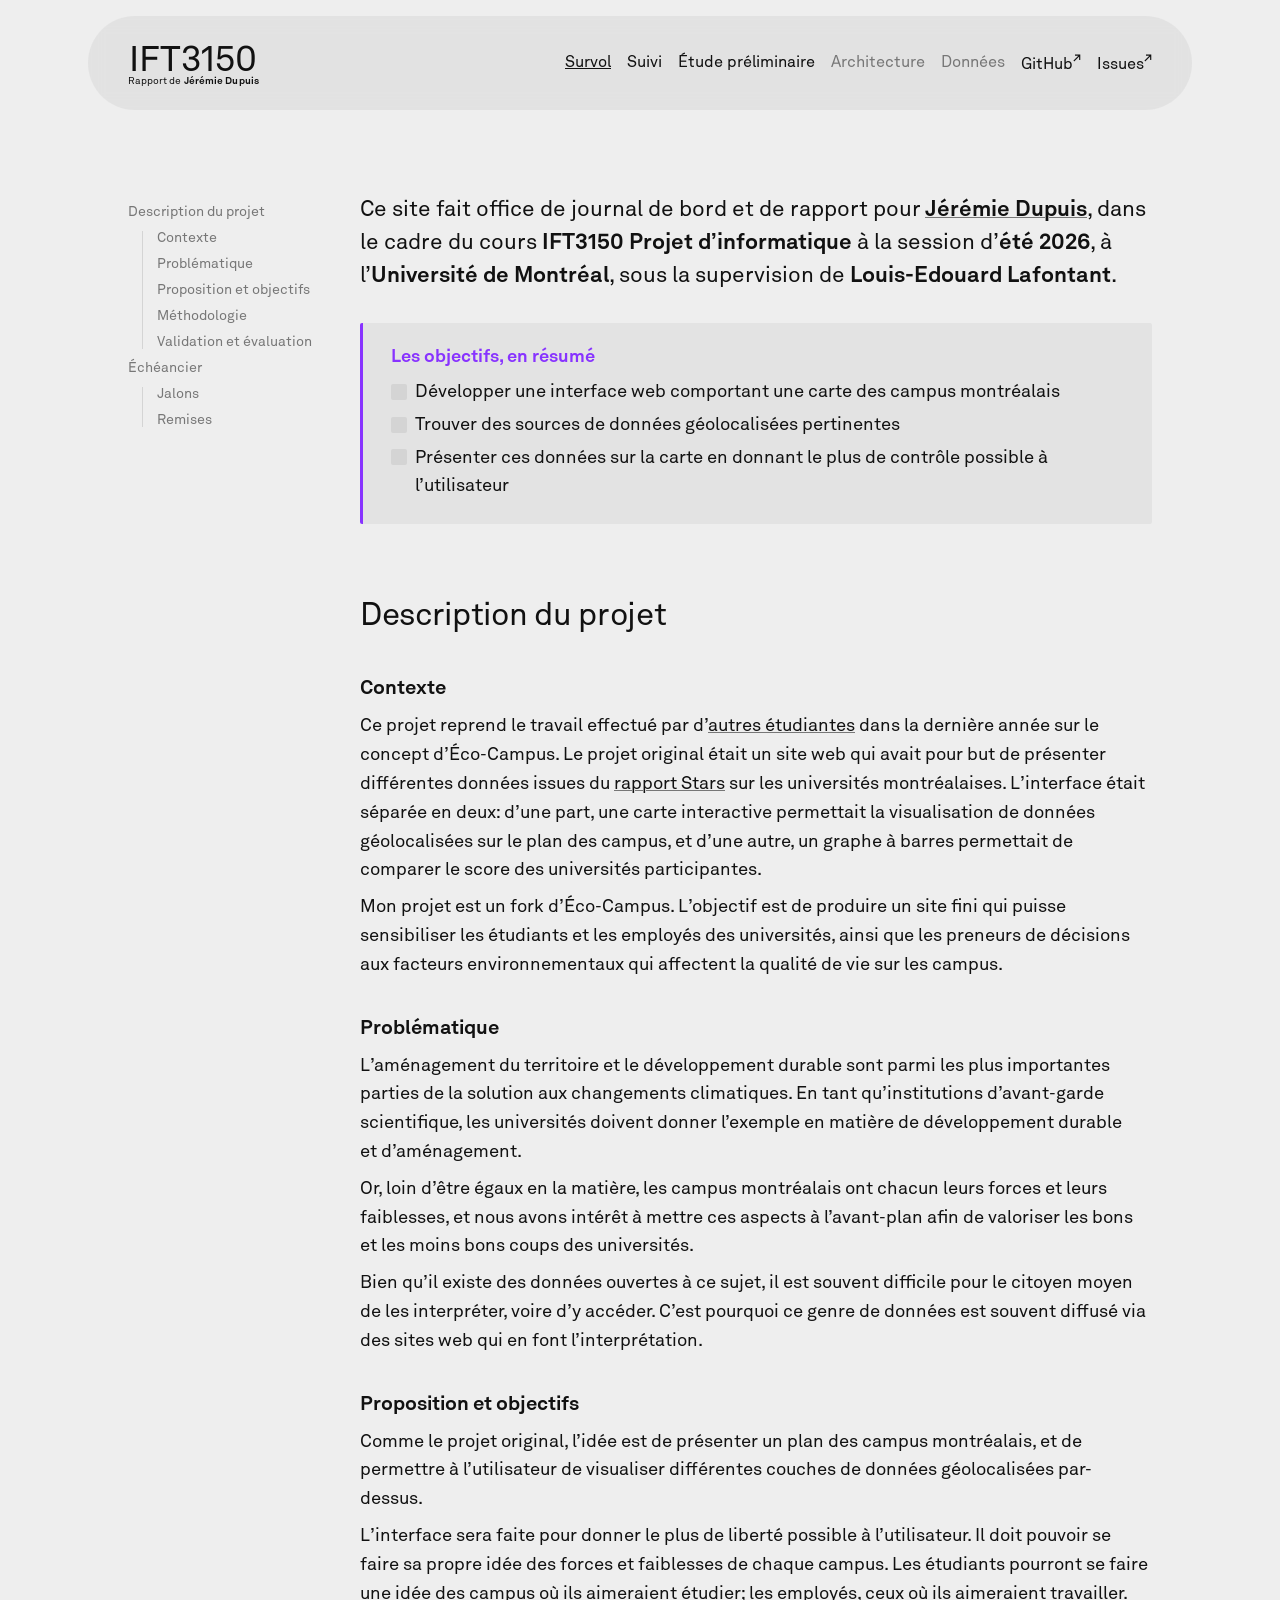
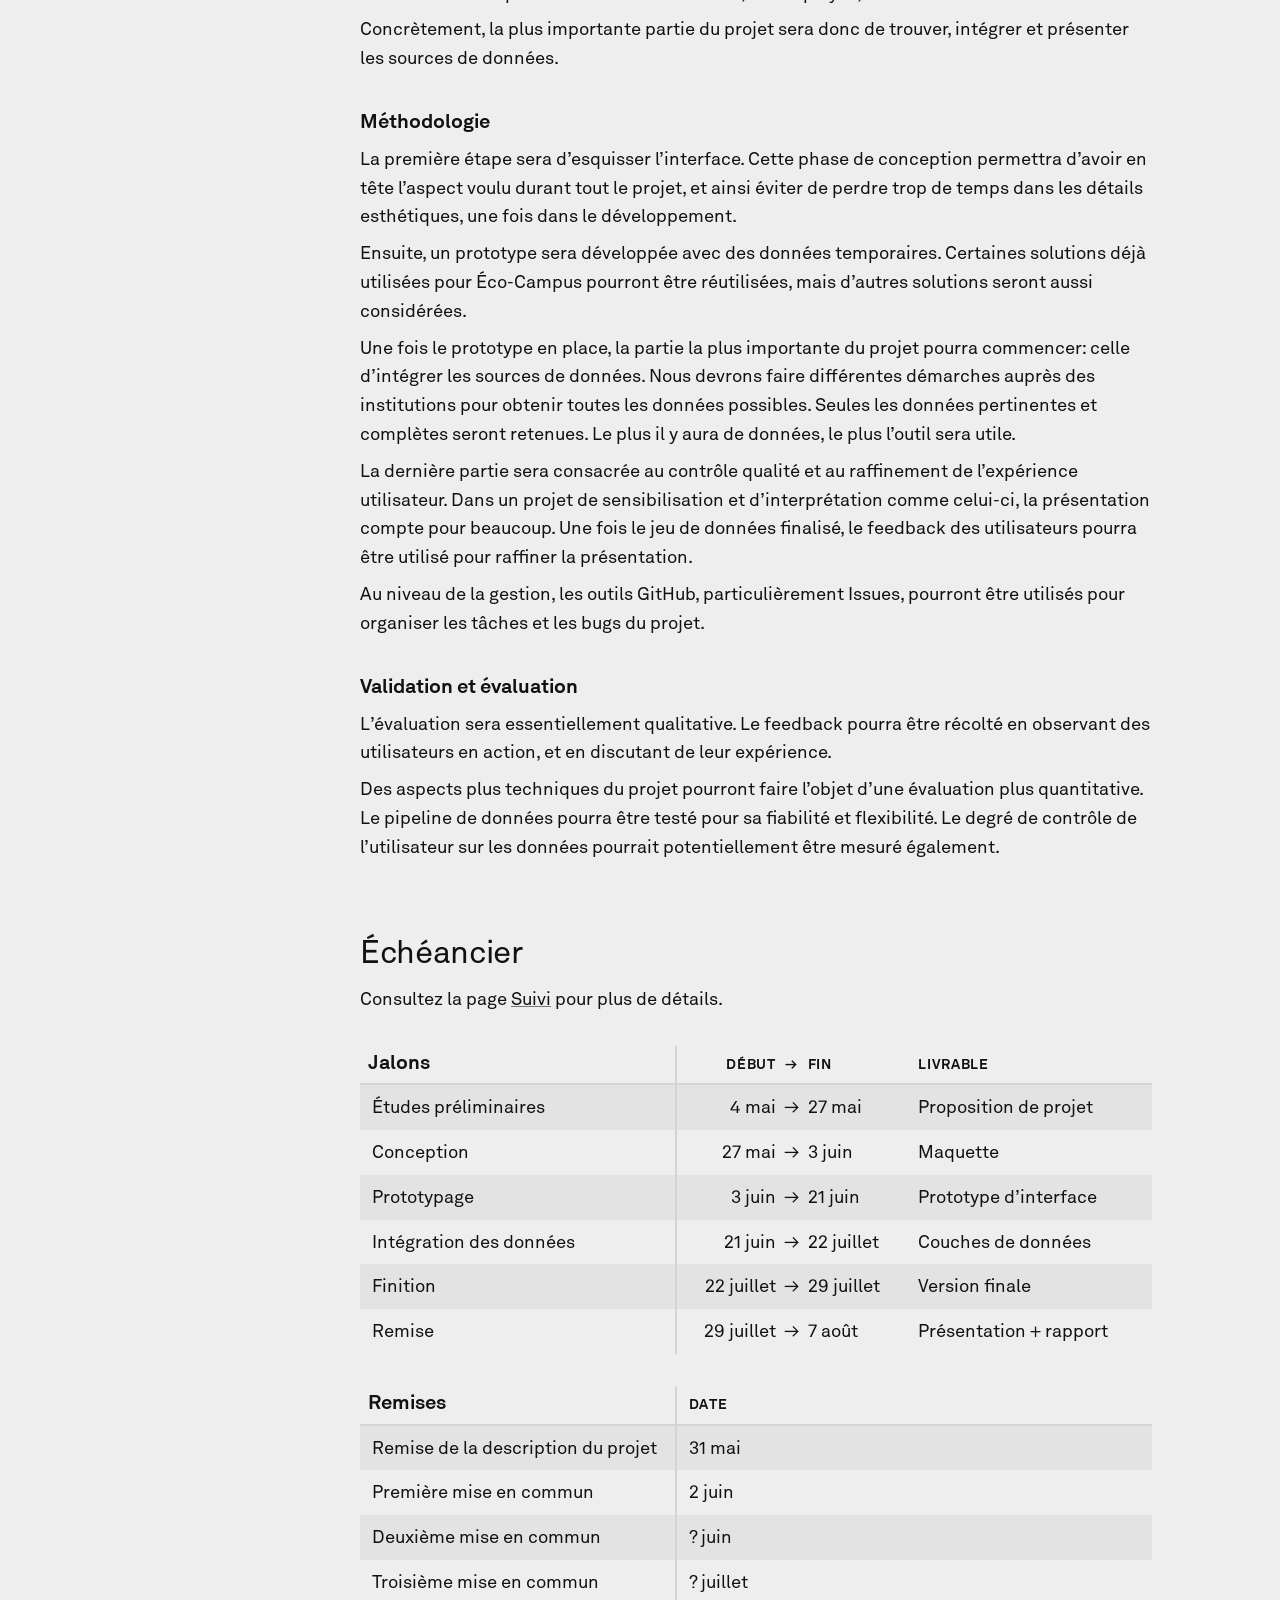
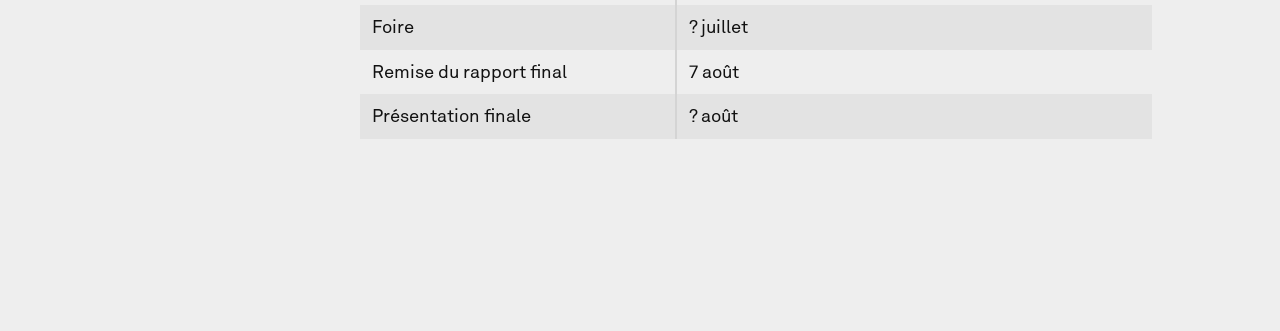
<file: index.html>
<!DOCTYPE html>
<html lang="fr-CA">
<head>
  <meta charset="utf-8">
  <meta name="viewport" content="width=device-width, initial-scale=1.0">

  <title>IFT3150 | Rapport de Jérémie Dupuis</title>

  <link rel="stylesheet" href="resources/css/main.css">

  <script src="resources/js/scrollspy.js" defer></script>
  <script src="resources/js/date.js" defer></script>
</head>
<body>

  <header>
    <span class="logo">
      <span>IFT3150</span>
      <span>Rapport de <b>Jérémie Dupuis</b></span>
    </span>
    <nav>
      <ul>
        <li><h1 class="selected">Survol</h1></li>
        <li><a href="suivi">Suivi</a></li>
        <li><a href="etude">Étude préliminaire</a></li>
        <li><a class="coming" title="À venir">Architecture</a></li>
        <li><a class="coming" title="À venir">Données</a></li>
        <li><a target="_blank" href="https://github.com/ceduni/eco-campus/tree/jeremie">GitHub</a></li>
        <li><a target="_blank" href="https://github.com/ceduni/eco-campus/issues">Issues</a></li>
      </ul>
    </nav>
  </header>

  <main>
    <aside></aside>

    <article>
      <p class="lead">
        Ce site fait office de journal de bord et de rapport pour <a target="_blank" href="https://jeremiedupuis.com"><b>Jérémie&nbsp;Dupuis</b></a>,
        dans le&nbsp;cadre du cours <b>IFT3150 Projet d’informatique</b> à la session d’<b>été 2026</b>,
        à l’<b>Université de Montréal</b>, sous la supervision de <b>Louis-Edouard&nbsp;Lafontant</b>.
      </p>
      <div class="note">
        <h2>Les objectifs, en résumé</h2>
        <ul class="tasks">
          <li>Développer une interface web comportant une carte des campus montréalais</li>
          <li>Trouver des sources de données géolocalisées pertinentes</li>
          <li>Présenter ces données sur la carte en donnant le plus de contrôle possible à l’utilisateur</li>
        </ul>
      </div>

      <h2>Description du projet</h2>
      <h3>Contexte</h3>
      <p>
        Ce projet reprend le travail effectué par d’<a target="_blank" href="https://github.com/ceduni/eco-campus/graphs/contributors">autres étudiantes</a>
        dans la dernière année sur le concept d’Éco-Campus. Le projet original était un site web qui
        avait pour but de présenter différentes données issues du <a target="_blank" href="https://stars.aashe.org">rapport Stars</a>
        sur les universités montréalaises. L’interface était séparée en deux: d’une part, une carte
        interactive permettait la visualisation de données géolocalisées sur le plan des campus, et
        d’une autre, un graphe à barres permettait de comparer le score des universités participantes.
      </p>
      <p>
        Mon projet est un fork d’Éco-Campus. L’objectif est de produire un site fini qui puisse
        sensibiliser les étudiants et les employés des universités, ainsi que les preneurs de
        décisions aux facteurs environnementaux qui affectent la qualité de vie sur les campus.
      </p>

      <h3>Problématique</h3>
      <p>
        L’aménagement du territoire et le développement durable sont parmi les plus importantes
        parties de la solution aux changements climatiques. En tant qu’institutions d’avant-garde
        scientifique, les universités doivent donner l’exemple en matière de développement durable
        et&nbsp;d’aménagement.
      </p>
      <p>
        Or, loin d’être égaux en la matière, les campus montréalais  ont chacun leurs forces et
        leurs faiblesses, et nous avons intérêt à mettre ces aspects à l’avant-plan afin de
        valoriser les bons et les moins bons coups des universités.
      </p>
      <p>
        Bien qu’il existe des données ouvertes à ce sujet, il est souvent difficile pour le
        citoyen moyen de les interpréter, voire d’y accéder. C’est pourquoi ce genre de données est
        souvent diffusé via des sites web qui en font l’interprétation.
      </p>

      <h3>Proposition et objectifs</h3>
      <p>
        Comme le projet original, l’idée est de présenter un plan des campus montréalais, et de
        permettre à l’utilisateur de visualiser différentes couches de données géolocalisées par-dessus.
      </p>
      <p>
        L’interface sera faite pour donner le plus de liberté possible à l’utilisateur. Il doit
        pouvoir se faire sa propre idée des forces et faiblesses de chaque campus. Les étudiants
        pourront se faire une idée des campus où ils aimeraient étudier; les employés, ceux où ils
        aimeraient travailler.
      </p>
      <p>
        Concrètement, la plus importante partie du projet sera donc de trouver, intégrer et
        présenter les sources de données.
      </p>

      <h3>Méthodologie</h3>
      <p>
        La première étape sera d’esquisser l’interface. Cette phase de conception permettra d’avoir
        en tête l’aspect voulu durant tout le projet, et ainsi éviter de perdre trop de temps dans
        les détails esthétiques, une fois dans le développement.
      </p>
      <p>
        Ensuite, un prototype sera développée avec des données temporaires. Certaines solutions déjà
        utilisées pour Éco-Campus pourront être réutilisées, mais d’autres solutions seront aussi
        considérées.
      </p>
      <p>
        Une fois le prototype en place, la partie la plus importante du projet pourra commencer:
        celle d’intégrer les sources de données. Nous devrons faire différentes démarches auprès des
        institutions pour obtenir toutes les données possibles. Seules les données pertinentes et
        complètes seront retenues. Le plus il y aura de données, le plus l’outil sera utile.
      </p>
      <p>
        La dernière partie sera consacrée au contrôle qualité et au raffinement de l’expérience
        utilisateur. Dans un projet de sensibilisation et d’interprétation comme celui-ci, la
        présentation compte pour beaucoup. Une fois le jeu de données finalisé, le feedback des
        utilisateurs pourra être utilisé pour raffiner la présentation.
      </p>
      <p>
        Au niveau de la gestion, les outils GitHub, particulièrement Issues, pourront être utilisés
        pour organiser les tâches et les bugs du projet.
      </p>

      <h3>Validation et évaluation</h3>
      <p>
        L’évaluation sera essentiellement qualitative. Le feedback pourra être récolté en observant
        des utilisateurs en action, et en discutant de leur expérience.
      </p>
      <p>
        Des aspects plus techniques du projet pourront faire l’objet d’une évaluation plus
        quantitative. Le pipeline de données pourra être testé pour sa fiabilité et flexibilité.
        Le degré de contrôle de l’utilisateur sur les données pourrait potentiellement être mesuré également.
      </p>

      <h2>Échéancier</h2>
      <p>
        Consultez la page <a href="suivi">Suivi</a> pour plus de détails.
      </p>

      <h3 class="table-heading">Jalons</h3>
      <table class="milestones">
        <thead>
          <tr>
            <th></th>
            <th>Début</th>
            <th>Fin</th>
            <th>Livrable</th>
          </tr>
        </thead>
        <tbody>
          <tr data-date="2026-05-04:2026-05-27">
            <th>Études préliminaires</th>
            <td>4 mai</td>
            <td>27 mai</td>
            <td>Proposition de projet</td>
          </tr>
          <tr data-date="2026-05-27:2026-06-03">
            <th>Conception</th>
            <td>27 mai</td>
            <td>3 juin</td>
            <td>Maquette</td>
          </tr>
          <tr data-date="2026-06-03:2026-06-17">
            <th>Prototypage</th>
            <td>3 juin</td>
            <td>21 juin</td>
            <td>Prototype d’interface</td>
          </tr>
          <tr data-date="2026-06-17:2026-07-22">
            <th>Intégration des données</th>
            <td>21 juin</td>
            <td>22 juillet</td>
            <td>Couches de données</td>
          </tr>
          <tr data-date="2026-07-22:2026-07-29">
            <th>Finition</th>
            <td>22 juillet</td>
            <td>29 juillet</td>
            <td>Version finale</td>
          </tr>
          <tr data-date="2026-07-29:2026-08-7">
            <th>Remise</th>
            <td>29 juillet</td>
            <td>7 août</td>
            <td>Présentation + rapport</td>
          </tr>
        </tbody>
      </table>

      <h3 class="table-heading">Remises</h3>
      <table class="events">
        <thead>
          <th></th>
          <th>Date</th>
        </thead>
        <tbody>
          <tr data-date="2026-05-25:2026-05-31">
            <th>Remise de la description du projet</th>
            <td>31 mai</td>
          </tr>
          <tr data-date="2026-06-01:2026-06-02">
            <th>Première mise en commun</th>
            <td>2 juin</td>
          </tr>
          <tr data-date="2026-06-22:2026-06-23">
            <th>Deuxième mise en commun</th>
            <td>? juin</td>
          </tr>
          <tr data-date="2026-07-20:2026-07-21">
            <th>Troisième mise en commun</th>
            <td>? juillet</td>
          </tr>
          <tr data-date="2026-07-27:2026-08-02">
            <th>Foire</th>
            <td>? juillet</td>
          </tr>
          <tr data-date="2026-08-03:2026-08-07">
            <th>Remise du rapport final</th>
            <td>7 août</td>
          </tr>
          <tr data-date="2026-08-03:2026-08-07">
            <th>Présentation finale</th>
            <td>? août</td>
          </tr>
        </tbody>
      </table>
    </article>
  </main>

  <footer></footer>

</body>
</html>
</file>
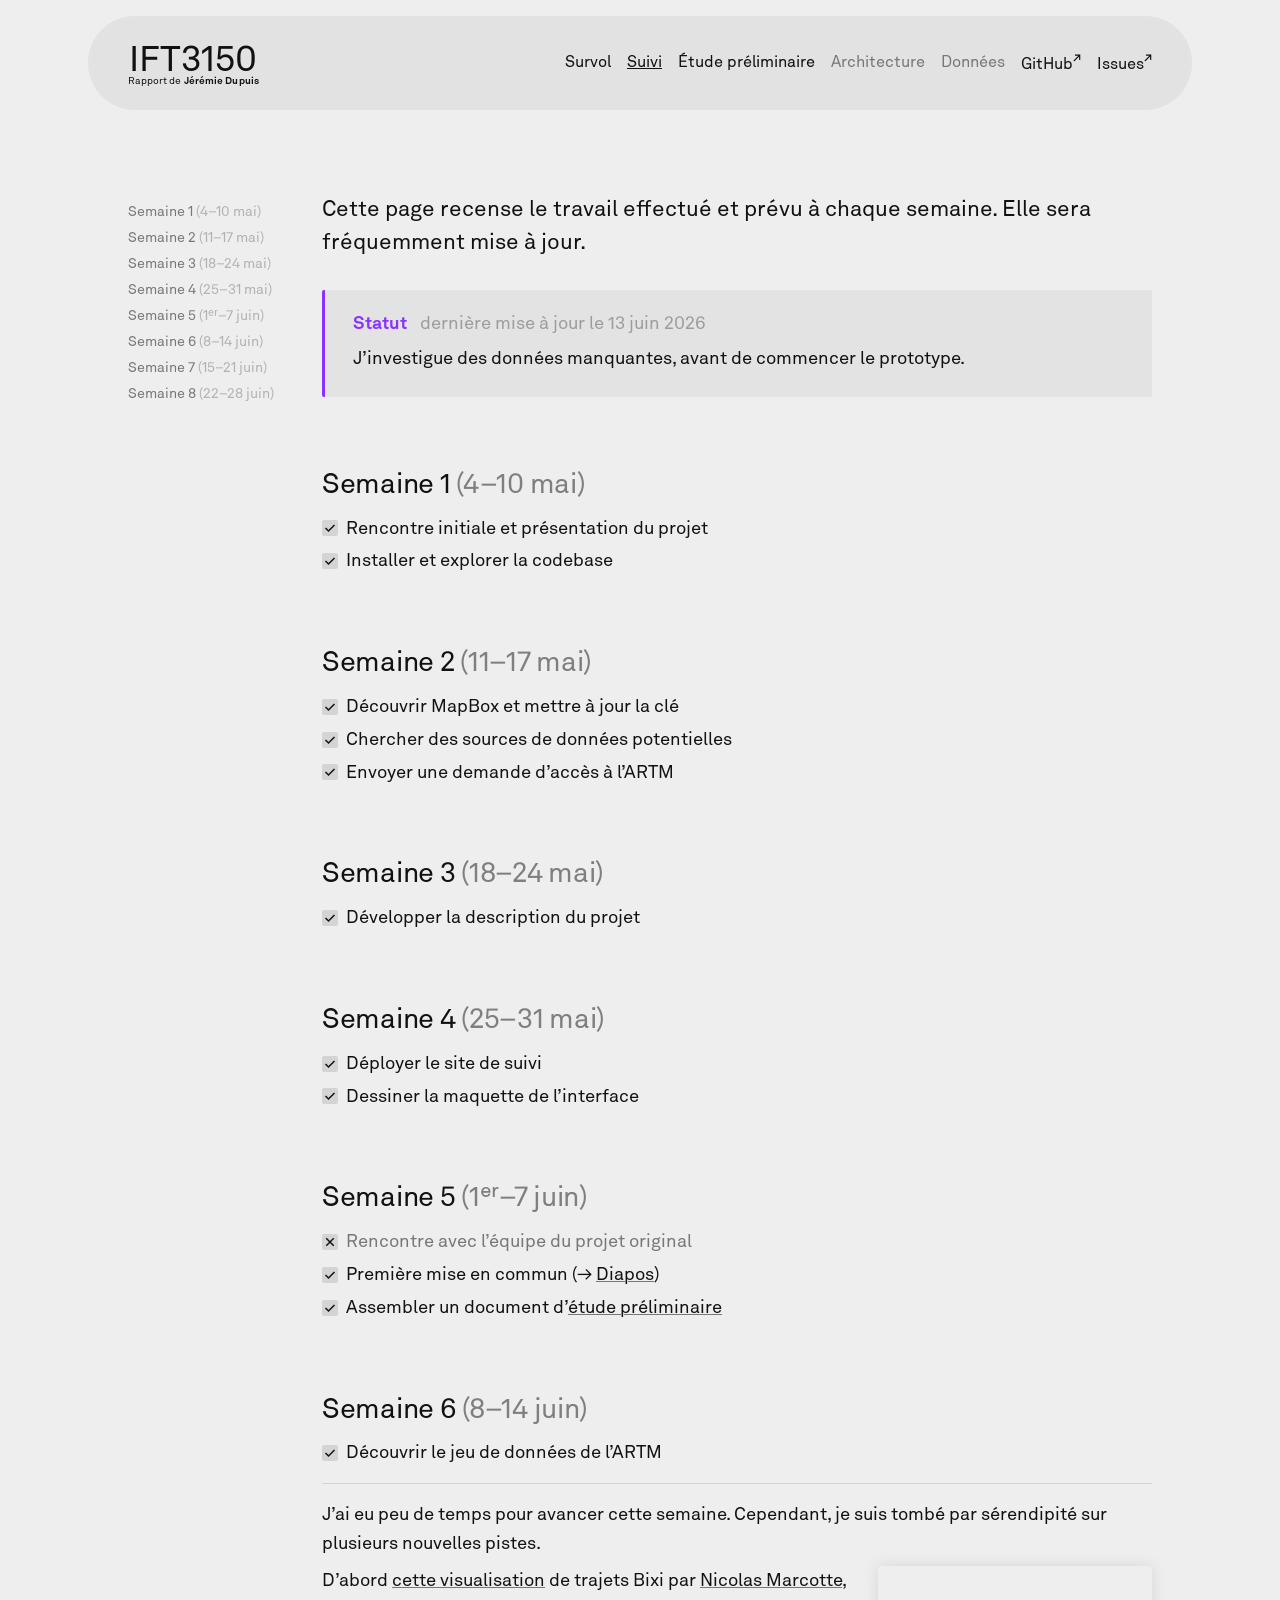
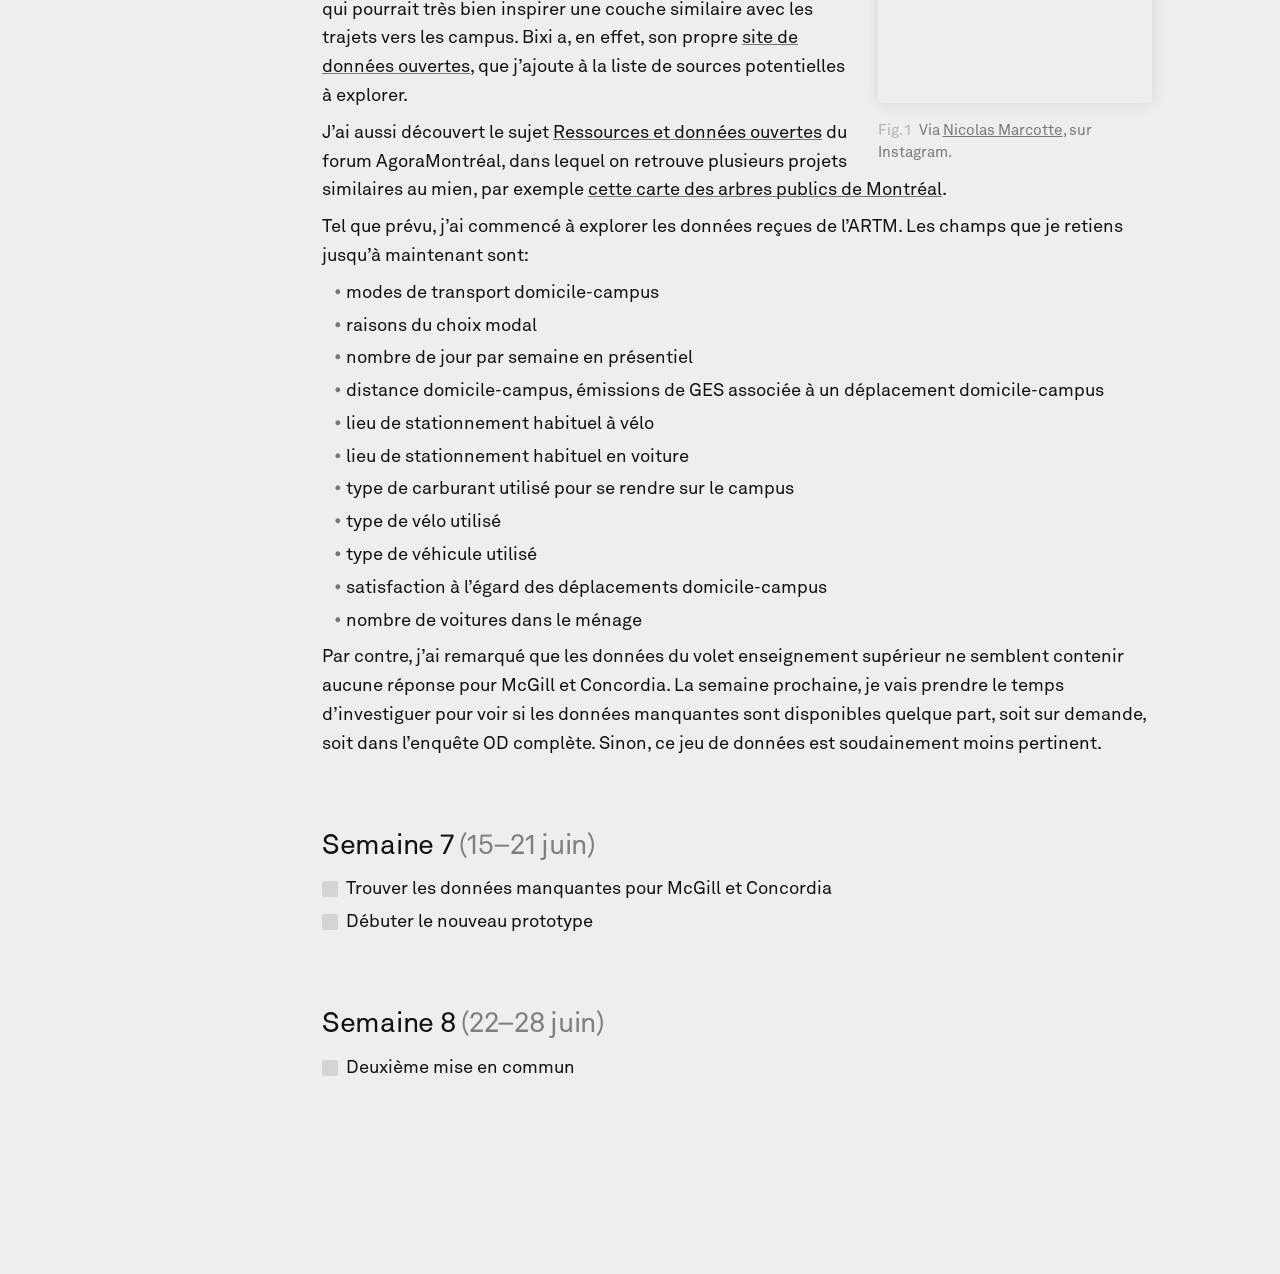
<file: suivi.html>
<!DOCTYPE html>
<html lang="fr-CA">
<head>
  <meta charset="utf-8">
  <meta name="viewport" content="width=device-width, initial-scale=1.0">

  <title>Suivi | IFT3150 | Rapport de Jérémie Dupuis</title>

  <link rel="stylesheet" href="resources/css/main.css">

  <script src="resources/js/scrollspy.js" defer></script>
  <script src="resources/js/date.js" defer></script>
</head>
<body>

  <header>
    <span class="logo">
      <span>IFT3150</span>
      <span>Rapport de <b>Jérémie Dupuis</b></span>
    </span>
    <nav>
      <ul>
        <li><a href="./">Survol</a></li>
        <li><h1 class="selected">Suivi</h1></li>
        <li><a href="etude">Étude préliminaire</a></li>
        <li><a class="coming" title="À venir">Architecture</a></li>
        <li><a class="coming"  title="À venir">Données</a></li>
        <li><a target="_blank" href="https://github.com/ceduni/eco-campus/tree/jeremie">GitHub</a></li>
        <li><a target="_blank" href="https://github.com/ceduni/eco-campus/issues">Issues</a></li>
      </ul>
    </nav>
  </header>

  <main>
    <aside></aside>

    <article class="journal">
      <p class="lead">
        Cette page recense le travail effectué et prévu à chaque semaine.
        Elle sera fréquemment mise à jour.
      </p>
      <div class="note">
        <h2>
          Statut
          <small>dernière mise à jour le 13 juin 2026</small>
        </h2>
        <p>J’investigue des données manquantes, avant de commencer le prototype.</p>
      </div>

      <h2 data-date="2026-05-04:2026-05-10">Semaine 1 <small>(4–10 mai)</small></h2>
      <ul class="tasks">
        <li class="checked">Rencontre initiale et présentation du projet</li>
        <li class="checked">Installer et explorer la codebase</li>
      </ul>

      <h2 data-date="2026-05-11:2026-05-17">Semaine 2 <small>(11–17 mai)</small></h2>
      <ul class="tasks">
        <li class="checked">Découvrir MapBox et mettre à jour la clé</li>
        <li class="checked">Chercher des sources de données potentielles</li>
        <li class="checked">Envoyer une demande d’accès à l’ARTM</li>
      </ul>

      <h2 data-date="2026-05-18:2026-05-24">Semaine 3 <small>(18–24 mai)</small></h2>
      <ul class="tasks">
        <li class="checked">Développer la description du projet</li>
      </ul>

      <h2 data-date="2026-05-25:2026-05-31">Semaine 4 <small>(25–31 mai)</small></h2>
      <ul class="tasks">
        <li class="checked">Déployer le site de suivi</li>
        <li class="checked">Dessiner la maquette de l’interface</li>
      </ul>

      <h2 data-date="2026-06-01:2026-06-07">Semaine 5 <small>(1<sup>er</sup>–7 juin)</small></h2>
      <ul class="tasks">
        <li class="failed">Rencontre avec l’équipe du projet original</li>
        <li class="checked">Première mise en commun (→ <a href="resources/figures/IFT3150-MiseEnCommun1.pdf" target="_blank">Diapos</a>)</li>
        <li class="checked">Assembler un document d’<a href="etude">étude préliminaire</a></li>
      </ul>

      <h2 data-date="2026-06-08:2026-06-14">Semaine 6 <small>(8–14 juin)</small></h2>
      <ul class="tasks">
        <li class="checked">Découvrir le jeu de données de l’ARTM</li>
      </ul>

      <hr>
      <p>J’ai eu peu de temps pour avancer cette semaine. Cependant, je suis tombé par sérendipité
        sur plusieurs nouvelles pistes.
      </p>
      <figure class="float-right">
        <video autoplay muted loop loading="lazy">
          <source src="resources/figures/visu-bixi.mp4"/>
        </video>
        <figcaption>Via <a href="https://www.instagram.com/reel/DZN7-IipTMf" target="_blank">Nicolas Marcotte</a>, sur Instagram.</figcaption>
      </figure>
      <p>
        D’abord <a href="https://www.instagram.com/reel/DZN7-IipTMf" target="_blank">cette visualisation</a>
        de trajets Bixi par <a href="https://www.instagram.com/nicolas.marcotte" target="_blank">Nicolas Marcotte</a>,
        qui pourrait très bien inspirer une couche similaire avec les trajets vers les campus.
        Bixi a, en effet, son propre <a href="https://bixi.com/fr/donnees-ouvertes" target="_blank">site de données ouvertes</a>,
        que j’ajoute à la liste de sources potentielles à explorer.
      </p>
      <p>
        J’ai aussi découvert le sujet <a href="https://forum.agoramtl.com/t/ressources-et-donnees-ouvertes" target="_blank">Ressources et données ouvertes</a>
        du forum AgoraMontréal, dans lequel on retrouve plusieurs projets similaires au mien, par
        exemple <a href="https://quebio.ca/fr/arbresmtl" target="_blank">cette carte des arbres publics de Montréal</a>.
      </p>
      <p>
        Tel que prévu, j’ai commencé à explorer les données reçues de l’ARTM. Les champs que je
        retiens jusqu’à maintenant sont:
      </p>
      <ul class="bullets">
        <li>modes de transport domicile-campus</li>
        <li>raisons du choix modal</li>
        <li>nombre de jour par semaine en présentiel</li>
        <li>distance domicile-campus, émissions de GES associée à un déplacement domicile-campus</li>
        <li>lieu de stationnement habituel à vélo</li>
        <li>lieu de stationnement habituel en voiture</li>
        <li>type de carburant utilisé pour se rendre sur le campus</li>
        <li>type de vélo utilisé</li>
        <li>type de véhicule utilisé</li>
        <li>satisfaction à l’égard des déplacements domicile-campus</li>
        <li>nombre de voitures dans le ménage</li>
      </ul>
      <p>
        Par contre, j’ai remarqué que les données du volet enseignement supérieur ne
        semblent contenir aucune réponse pour McGill et Concordia. La semaine prochaine, je vais
        prendre le temps d’investiguer pour voir si les données manquantes sont disponibles quelque
        part, soit sur demande, soit dans l’enquête OD complète. Sinon, ce jeu de données est
        soudainement moins pertinent.
      </p>

      <h2 data-date="2026-06-15:2026-06-21">Semaine 7 <small>(15–21 juin)</small></h2>
      <ul class="tasks">
        <li>Trouver les données manquantes pour McGill et Concordia</li>
        <li>Débuter le nouveau prototype</li>
      </ul>

      <h2 data-date="2026-06-22:2026-06-28">Semaine 8 <small>(22–28 juin)</small></h2>
      <ul class="tasks">
        <li>Deuxième mise en commun</li>
      </ul>

      <!-- <h2 data-date="2026-06-29:2026-07-05">Semaine 9 <small>(29 juin – 5 juillet)</small></h2>
      <ul class="tasks">
        <li></li>
      </ul> -->

      <!-- <h2 data-date="2026-07-06:2026-07-12">Semaine 10 <small>(6–12 juillet)</small></h2>
      <ul class="tasks">
        <li></li>
      </ul> -->

      <!-- <h2 data-date="2026-07-13:2026-07-19">Semaine 11 <small>(13–19 juillet)</small></h2>
      <ul class="tasks">
        <li></li>
      </ul> -->

      <!-- <h2 data-date="2026-07-20:2026-07-26">Semaine 12 <small>(20–26 juillet)</small></h2>
      <ul class="tasks">
        <li></li>
        <li>Troisième mise en commun</li>
      </ul> -->

      <!-- <h2 data-date="2026-07-27:2026-08-02">Semaine 13 <small>(27 juillet – 2 août)</small></h2>
      <ul class="tasks">
        <li></li>
        <li>Foire</li>
      </ul> -->

      <!-- <h2 data-date="2026-08-03:2026-08-09">Semaine 14 <small>(3–9 août)</small></h2>
      <ul class="tasks">
        <li></li>
        <li>Dépôt du rapport final</li>
      </ul> -->

      <!-- <h2 data-date="2026-08-10:2026-08-16">Semaine 15 <small>(10–16 août)</small></h2>
      <ul class="tasks">
        <li></li>
        <li>Présentation finale</li>
      </ul> -->
    </article>
  </main>

  <footer></footer>

</body>
</html>
</file>
<file: resources/css/main.css>
/*-----------------------------------*/
/*               RESET               */
/*   github.com/JeremieD/power.css   */
/*-----------------------------------*/

*:not(svg, svg *), ::before, ::after {
  all: unset;
  -webkit-text-emphasis-color: initial;
  -webkit-text-fill-color: initial;
  color: inherit;
  box-sizing: border-box;
}
head, base, link, meta, title, script, source, style, template {
  display: none;
}
html, body, header, main, footer, nav, section, aside, article, h1, h2, h3, h4, h5, h6,
div, p, hr, ul, ol, li, img, picture, video, svg, figure, figcaption { display: block; }
table { display: table; }
tbody { display: table-row-group; }
colgroup { display: table-column-group; }
thead { display: table-header-group; }
tfoot { display: table-footer-group; }
tr { display: table-row; }
col { display: table-column; }
td, th { display: table-cell; }
b { font-weight: bold; }
i { font-style: italic; }
s { text-decoration: line-through; }
sup { font-feature-settings: "sups" on; }
sub { font-feature-settings: "subs" on; }

/*-----------------------------------*/
/*               FONTS               */
/*-----------------------------------*/

@font-face {
  font-family: "Akkurat";
  font-weight: 400;
  font-style: normal;
  src: url("../fonts/akkurat/Akkurat-Regular.woff2") format("woff2"),
       url("../fonts/akkurat/Akkurat-Regular.woff") format("woff");
}

@font-face {
  font-family: "Akkurat";
  font-weight: 400;
  font-style: italic;
  src: url("../fonts/akkurat/Akkurat-Italic.woff2") format("woff2"),
       url("../fonts/akkurat/Akkurat-Italic.woff") format("woff");
}

@font-face {
  font-family: "Akkurat";
  font-weight: 700;
  font-style: normal;
  src: url("../fonts/akkurat/Akkurat-Bold.woff2") format("woff2"),
       url("../fonts/akkurat/Akkurat-Bold.woff") format("woff");
}

@font-face {
  font-family: "Akkurat Mono";
  font-weight: 400;
  font-style: normal;
  src: url("../fonts/akkurat-mono/AkkuratMono-Regular.woff2") format("woff2"),
       url("../fonts/akkurat-mono/AkkuratMono-Regular.woff") format("woff");
}

@font-face {
  font-family: "Akkurat Mono";
  font-weight: 700;
  font-style: normal;
  src: url("../fonts/akkurat-mono/AkkuratMono-Bold.woff2") format("woff2"),
       url("../fonts/akkurat-mono/AkkuratMono-Bold.woff") format("woff");
}


/*-----------------------------------*/
/*               THEME               */
/*-----------------------------------*/

:root {
  /* Colors */
  --color-dark1: #111;
  --color-dark2: #161616;
  --color-dark3: #1C1C1C;
  --color-dark4: #222;
  --color-dark5: #282828;
  --color-dark6: #383838;
  --color-grey: #777;
  --color-light6: #C8C8C8;
  --color-light5: #D4D4D4;
  --color-light4: #DBDBDB;
  --color-light3: #E3E3E3;
  --color-light2: #E8E8E8;
  --color-light1: #EEE;
  --color-purple: #83F;
  --color-blue: #25F;
  --color-cyan: #1BC;
  --color-green: #1A1;
  --color-yellow: #DB3;
  --color-orange: #E82;
  --color-red: #D33;
  --color-pink: #E4A;
  --color-brown: #663D0A;

  /* Semantic Colors */
  --color-background: var(--color-light1);
  --color-foreground: var(--color-light3);
  --color-foreground-sudbued: var(--color-light2);
  --color-interactive: var(--color-light5);
  --color-interactive-subdued: var(--color-light4);
  --color-interactive-fg: var(--color-light6);
  --color-overlay: var(--color-light3);
  --color-inverse: var(--color-dark5);
  --color-text: var(--color-dark1);
  --color-subdued: var(--color-grey);
  --color-accent: var(--color-purple);

  /* Layout variables */
  --page-width: min(calc(100vw - 4rem), 64rem);

  /* Default Theme */
  font-family: "Akkurat", system-ui, -apple-system, BlinkMacSystemFont, Helvetica, sans-serif;
  font-size: 16px;
  line-height: 1.5;
  color: var(--color-text);
  background: var(--color-background);
  scroll-behavior: smooth;
  scroll-padding-top: 8rem;

  /* Counters */
  counter-reset: figure;
}

:focus-visible {
  outline: 2px solid var(--color-accent);
  outline-offset: 2px;
}

a {
  position: relative;
  cursor: pointer;
}

small { opacity: .5; }


/*----------------------------------*/
/*            NAVIGATION            */
/*----------------------------------*/

header {
  display: flex;
  gap: 1rem;
  justify-content: space-between;
  align-items: center;
  position: fixed;
  top: 1rem;
  width: calc(var(--page-width) + 5rem);
  padding: 1.5rem 2.5rem;
  border-radius: 1000rem;
  left: 50%;
  translate: -50%;
  background-color: rgba(221, 221, 221, .666);
  backdrop-filter: blur(8px);
  user-select: none;
  z-index: 10;
}

.logo {
  display: flex;
  flex-direction: column;
  text-align: center;
  font-size: .75rem;
  line-height: 1;
  text-wrap: nowrap;
  &>:first-child {
    font-size: 3em;
    font-weight: 400;
    transition: .2s ease font-size;
  }
  &>:last-child {
    font-size: .8em;
    letter-spacing: .01em;
    transition: .15s ease font-size;
  }
}
header.compact .logo {
  &>:first-child { font-size: 2em; }
  &>:last-child { font-size: 0; }
}

nav {
  ul {
    display: flex;
    gap: 1rem;
    justify-content: space-between;
  }

  li>* {
    text-wrap: nowrap;
    text-decoration: underline 1px solid transparent;
    transition: .2s  ease color,
                .15s ease text-decoration-color;
  }
  li>a:hover { color: var(--color-accent); }
  li>*:is(:hover, .selected) { text-decoration-color: currentColor; }
  a[target="_blank"]::after {
    content: "↗";
    display: inline-block;
    font-size: .75em;
    font-weight: 700;
    vertical-align: super;
  }
  li>*.coming {
    cursor: not-allowed;
    color: var(--color-subdued) !important;
    text-decoration: none;
  }
}


/*---------------------------------*/
/*             ARTICLE             */
/*---------------------------------*/

main {
  display: grid;
  grid-template-columns: auto 1fr;
  align-items: baseline;
  justify-items: end;
  gap: 3rem;
  padding: 12rem 0;
  width: calc(var(--page-width));
  margin: 0 auto;

  b { font-weight: 700; }

  article {
    max-width: 80ch;
    font-size: 1.125rem;
    line-height: 1.6;

    :is(p, ul, figcaption) a {
      text-decoration: underline 1px solid var(--color-subdued);
      transition: .2s ease color,
                  .2s ease text-decoration-color;
      &:hover {
        color: var(--color-accent);
        text-decoration-color: currentColor;
      }
    }
  }

  article>h1 {
    font-size: 3rem;
    margin-bottom: .5rem;
  }
  article>h2 {
    font-size: 2rem;
    letter-spacing: -.01em;
    margin: 4rem 0 .5rem;
  }
  article>h3 {
    font-size: 1.25rem;
    font-weight: 700;
    margin: 2rem 0 .5rem;
  }

  .lead {
    font-size: 1.375rem;
    line-height: 1.5;
  }

  *+p { margin-top: .5rem; }

  .note {
    padding: 1.5rem 1.75rem;
    margin: 2rem 0;
    background-color: var(--color-foreground);
    border-left: 3px solid var(--color-accent);
    border-radius: 2px;
    h2, h3 {
      margin-bottom: .75rem;
      line-height: 1;
      font-weight: 700;
      color: var(--color-accent);
      small {
        margin-left: .5em;
        font-weight: 400;
        color: var(--color-text);
        opacity: .333;
      }
    }
  }
}

figure {
  display: flex;
  flex-direction: column;
  gap: 1rem;
  margin: 1rem 0;
  img, video {
    border-radius: 4px;
    overflow: clip;
    box-shadow: 0 0 16px rgba(0,0,0,.1);
    width: 100%;
  }
  pre {
    padding: 1rem;
    display: block;
    background-color: var(--color-foreground);
    border-radius: 4px;
    font-family: "Akkurat Mono", monospace;
    font-size: 1rem;
    line-height: 1.5;
    white-space: pre;
    .comment { color: #888; }
    .kw      { color: #037; }
    .string  { color: #C22; }
  }

  figcaption {
    font-size: .9375rem;
    line-height: 1.5;
    color: var(--color-subdued);
    &::before {
      counter-increment: figure;
      content: "Fig. " counter(figure);
      margin-right: .5em;
      opacity: .5;
    }
  }

  &.float-right {
    float: right;
    max-width: 33%;
    margin: .5rem 0 0 .5rem;
  }
}

.journal {
  &>h2 { font-size: 1.75rem; }
  .active { color: var(--color-accent); }
  .future { color: var(--color-subdued); }
  hr {
    height: 1px;
    background-color: var(--color-interactive);
    margin: 1rem 0;
  }
}


/*---------------------------------*/
/*              LISTS              */
/*---------------------------------*/

ul.bullets {
  margin: .5rem 0;
  li {
    position: relative;
    padding-left: 1.5rem;
  }
  li+li { margin-top: .25rem; }
  li::before {
    content: "•";
    display: inline-block;
    position: absolute;
    translate: calc(-100% - .25em) -.0625em;
    color: var(--color-subdued);
  }
}

ul.tasks {
  li {
    position: relative;
    padding-left: 1.5rem;
  }
  li+li { margin-top: .25rem; }
  li::before {
    content: "";
    display: inline-block;
    position: absolute;
    top: .375em;
    left: 0;
    width: 1rem;
    height: 1rem;
    background-color: var(--color-interactive);
    border-radius: 2px;
  }
  li.checked::before {
    background-image: url("../graphics/icons/checkmark.svg");
    background-size: 75%;
    background-position: 50%;
    background-repeat: no-repeat;
  }
  li.failed { color: var(--color-subdued); }
  li.failed::before {
    background-image: url("../graphics/icons/x.svg");
    background-size: 75%;
    background-position: 50%;
    background-repeat: no-repeat;
  }
}


/*---------------------------------*/
/*              TABLE              */
/*---------------------------------*/

h3.table-heading {
  margin-bottom: 0;
  padding-left: .5rem;
}
h3.table-heading + table { margin-top: -2rem; }

table {
  font-size: 1.125rem;
  width: 100%;
  *+& { margin-top: 1rem; }
  th, td {
    padding: .5rem .75rem;
    vertical-align: middle;
  }
  th {
    width: max-content;
    text-wrap: balance;
  }
  thead th {
    border-bottom: 2px solid var(--color-interactive);
    text-transform: uppercase;
    font-size: .75em;
    font-weight: 700;
    letter-spacing: .05em;
  }
  tbody tr:nth-child(odd) { background-color: var(--color-foreground); }
  tr {
    &.active { color: var(--color-accent); }
    &.future { color: var(--color-subdued); }
    th:nth-child(1) { border-right: 2px solid var(--color-interactive); }
  }
}

table.milestones tr {
  :nth-child(2) {
    position: relative;
    text-align: right;
    padding-right: 1rem;
    &::after {
      content: "→";
      position: absolute;
      right: 0;
      translate: 50%;
    }
  }
  :nth-child(3) { padding-left: 1rem; }
}

table:is(.events, .milestones) tr th:nth-child(1) {
  width: 40%;
  min-width: max-content;
}


/*---------------------------------*/
/*        TABLE OF CONTENTS        */
/*---------------------------------*/

aside {
  position: sticky;
  top: 10rem;
  font-size: .875rem;
  line-height: 1;

  li+li, a+ul { margin-top: .75rem; }

  li {
    color: var(--color-subdued);
    transition: .1s ease color;
    &:is(:hover, .selected) { color: var(--color-text); }
    &.active::before {
      content: "";
      position: absolute;
      width: .5em;
      height: .5em;
      translate: calc(-100% - .5em) 60%;
      background-color: var(--color-accent);
      border-radius: 50%;
    }
  }

  ul ul {
    margin-left: 1em;
    padding-left: 1em;
    border-left: 1px solid var(--color-interactive);
    &.selected { border-left-color: var(--color-text); }
  }
}

article>:is(h2, h3) {
  position: relative;
  &::before {
    content: "#";
    position: absolute;
    color: transparent;
    font-weight: 400;
    left: 0;
    translate: calc(-100% - .375ch);
    transition: .2s .5s ease color;
  }
  &:hover::before {
    color: var(--color-subdued);
    transition-delay: 0s;
  }
  &:target::before { color: var(--color-text); }
}
</file>
